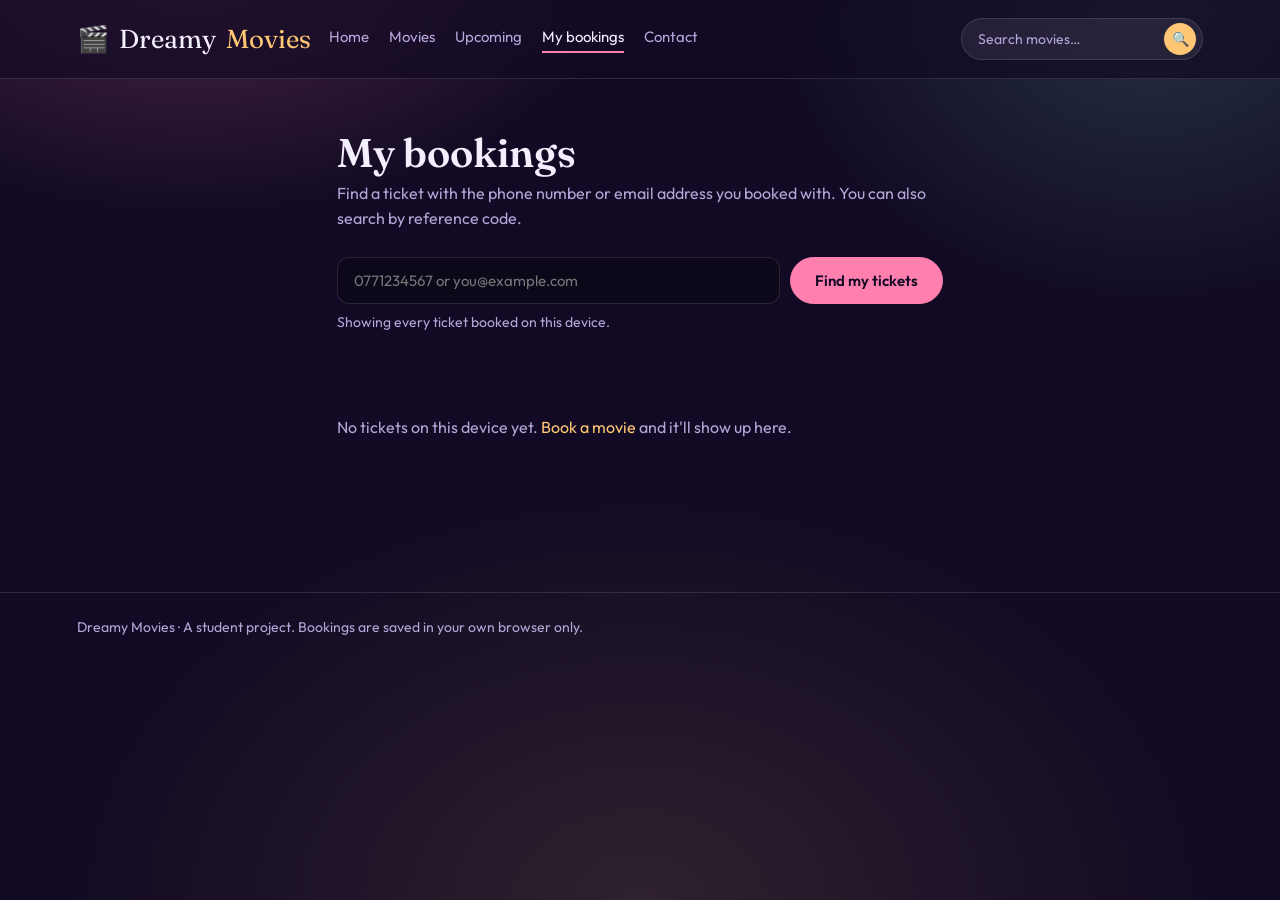
<file: bookings.html>
<!DOCTYPE html>
<html lang="en">
<head>
  <meta charset="UTF-8" />
  <meta name="viewport" content="width=device-width, initial-scale=1.0" />
  <title>Dreamy Movies — My bookings</title>
  <link rel="icon" href="data:image/svg+xml,%3Csvg xmlns='http://www.w3.org/2000/svg' viewBox='0 0 40 40'%3E%3Ctext y='32' font-size='32'%3E%F0%9F%8E%AC%3C/text%3E%3C/svg%3E" />
  <link rel="preconnect" href="https://fonts.googleapis.com" />
  <link rel="preconnect" href="https://fonts.gstatic.com" crossorigin />
  <link href="https://fonts.googleapis.com/css2?family=Fraunces:opsz,wght@9..144,500;9..144,600&family=Outfit:wght@300;400;500;600&display=swap" rel="stylesheet" />
  <link rel="stylesheet" href="style.css" />
</head>
<body>

  <header class="site-header">
    <a class="brand" href="index.html">
      <span class="brand__logo" aria-hidden="true">🎬</span>
      Dreamy <span>Movies</span>
    </a>
    <nav>
      <a href="index.html">Home</a>
      <a href="movies.html">Movies</a>
      <a href="upcoming.html">Upcoming</a>
      <a href="bookings.html">My bookings</a>
      <a href="contact.html">Contact</a>
    </nav>
    <form class="header-search" id="header-search-form" role="search">
      <input type="text" id="header-search" placeholder="Search movies…" aria-label="Search movies" />
      <button type="submit" aria-label="Search">🔍</button>
    </form>
  </header>

  <main class="movie-page">
    <h1 id="movie-title">My bookings</h1>
    <p id="movie-meta">
      Find a ticket with the phone number or email address you booked with.
      You can also search by reference code.
    </p>

    <form class="lookup-form" id="lookup-form">
      <input type="text" id="lookup-input" placeholder="0771234567 or you@example.com" />
      <button type="submit" class="btn btn--solid">Find my tickets</button>
    </form>
    <p class="lookup-hint" id="lookup-hint">Showing every ticket booked on this device.</p>

    <div class="booking-list" id="booking-list"></div>
  </main>

  <footer class="site-footer">
    Dreamy Movies · A student project. Bookings are saved in your own browser only.
  </footer>

  <script src="script.js"></script>
</body>
</html>
</file>
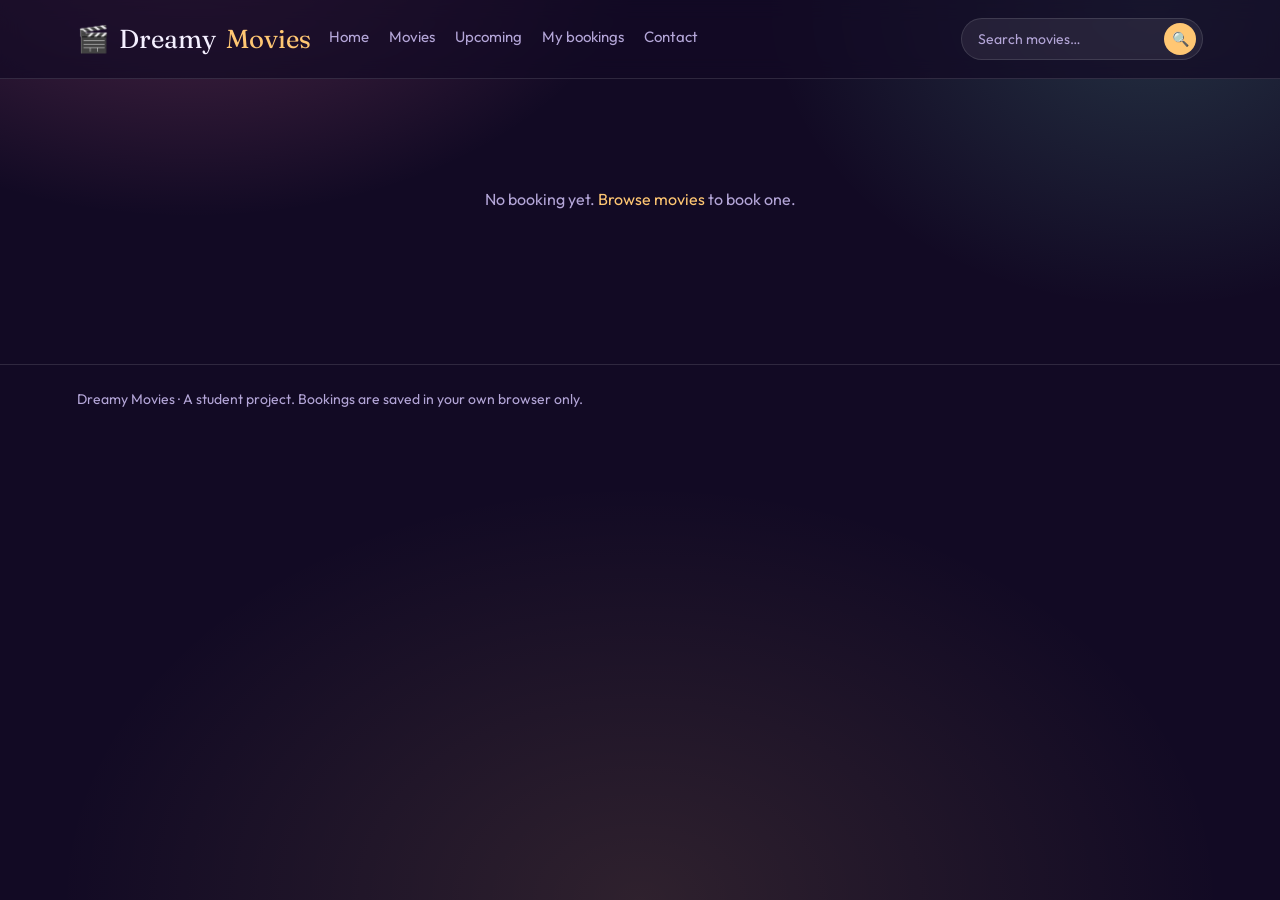
<file: confirmation.html>
<!DOCTYPE html>
<html lang="en">
<head>
  <meta charset="UTF-8" />
  <meta name="viewport" content="width=device-width, initial-scale=1.0" />
  <title>Dreamy Movies — Your ticket</title>
  <link rel="icon" href="data:image/svg+xml,%3Csvg xmlns='http://www.w3.org/2000/svg' viewBox='0 0 40 40'%3E%3Ctext y='32' font-size='32'%3E%F0%9F%8E%AC%3C/text%3E%3C/svg%3E" />
  <link rel="preconnect" href="https://fonts.googleapis.com" />
  <link rel="preconnect" href="https://fonts.gstatic.com" crossorigin />
  <link href="https://fonts.googleapis.com/css2?family=Fraunces:opsz,wght@9..144,500;9..144,600&family=Outfit:wght@300;400;500;600&display=swap" rel="stylesheet" />
  <link rel="stylesheet" href="style.css" />
</head>
<body>

  <header class="site-header">
    <a class="brand" href="index.html">
      <span class="brand__logo" aria-hidden="true">🎬</span>
      Dreamy <span>Movies</span>
    </a>
    <nav>
      <a href="index.html">Home</a>
      <a href="movies.html">Movies</a>
      <a href="upcoming.html">Upcoming</a>
      <a href="bookings.html">My bookings</a>
      <a href="contact.html">Contact</a>
    </nav>
    <form class="header-search" id="header-search-form" role="search">
      <input type="text" id="header-search" placeholder="Search movies…" aria-label="Search movies" />
      <button type="submit" aria-label="Search">🔍</button>
    </form>
  </header>

  <main class="confirmation-page" id="ticket-result">
    <p class="eyebrow">Booking confirmed</p>
    <h1>You're going. Here's your ticket.</h1>

    <div class="ticket-stub-final">
      <div class="ticket-stub-final__top">
        <span id="ticket-movie"></span>
        <dl>
          <dt>Screen</dt>
          <dd id="ticket-screen"></dd>
          <dt>Date</dt>
          <dd id="ticket-date"></dd>
          <dt>Showtime</dt>
          <dd id="ticket-showtime"></dd>
          <dt>Ticket</dt>
          <dd id="ticket-tier"></dd>
          <dt>Booked by</dt>
          <dd id="ticket-buyer"></dd>
          <dt>Total paid</dt>
          <dd id="ticket-total"></dd>
        </dl>
      </div>
      <div class="ticket-stub-final__bottom">
        <div>
          <span class="ticket-stub-final__ref-label">Reference</span>
          <span class="ticket-stub-final__ref" id="ticket-reference"></span>
        </div>
        <div class="barcode" aria-hidden="true">
          <span style="height:60%"></span><span style="height:90%"></span><span style="height:40%"></span>
          <span style="height:75%"></span><span style="height:100%"></span><span style="height:55%"></span>
          <span style="height:85%"></span><span style="height:30%"></span><span style="height:70%"></span>
          <span style="height:95%"></span><span style="height:45%"></span><span style="height:65%"></span>
        </div>
      </div>
    </div>

    <div class="confirmation-actions">
      <button class="primary" onclick="window.print()">Print ticket</button>
      <a href="bookings.html">My bookings</a>
      <a href="movies.html">Book another</a>
    </div>
  </main>

  <footer class="site-footer">
    Dreamy Movies · A student project. Bookings are saved in your own browser only.
  </footer>

  <script src="script.js"></script>
</body>
</html>
</file>
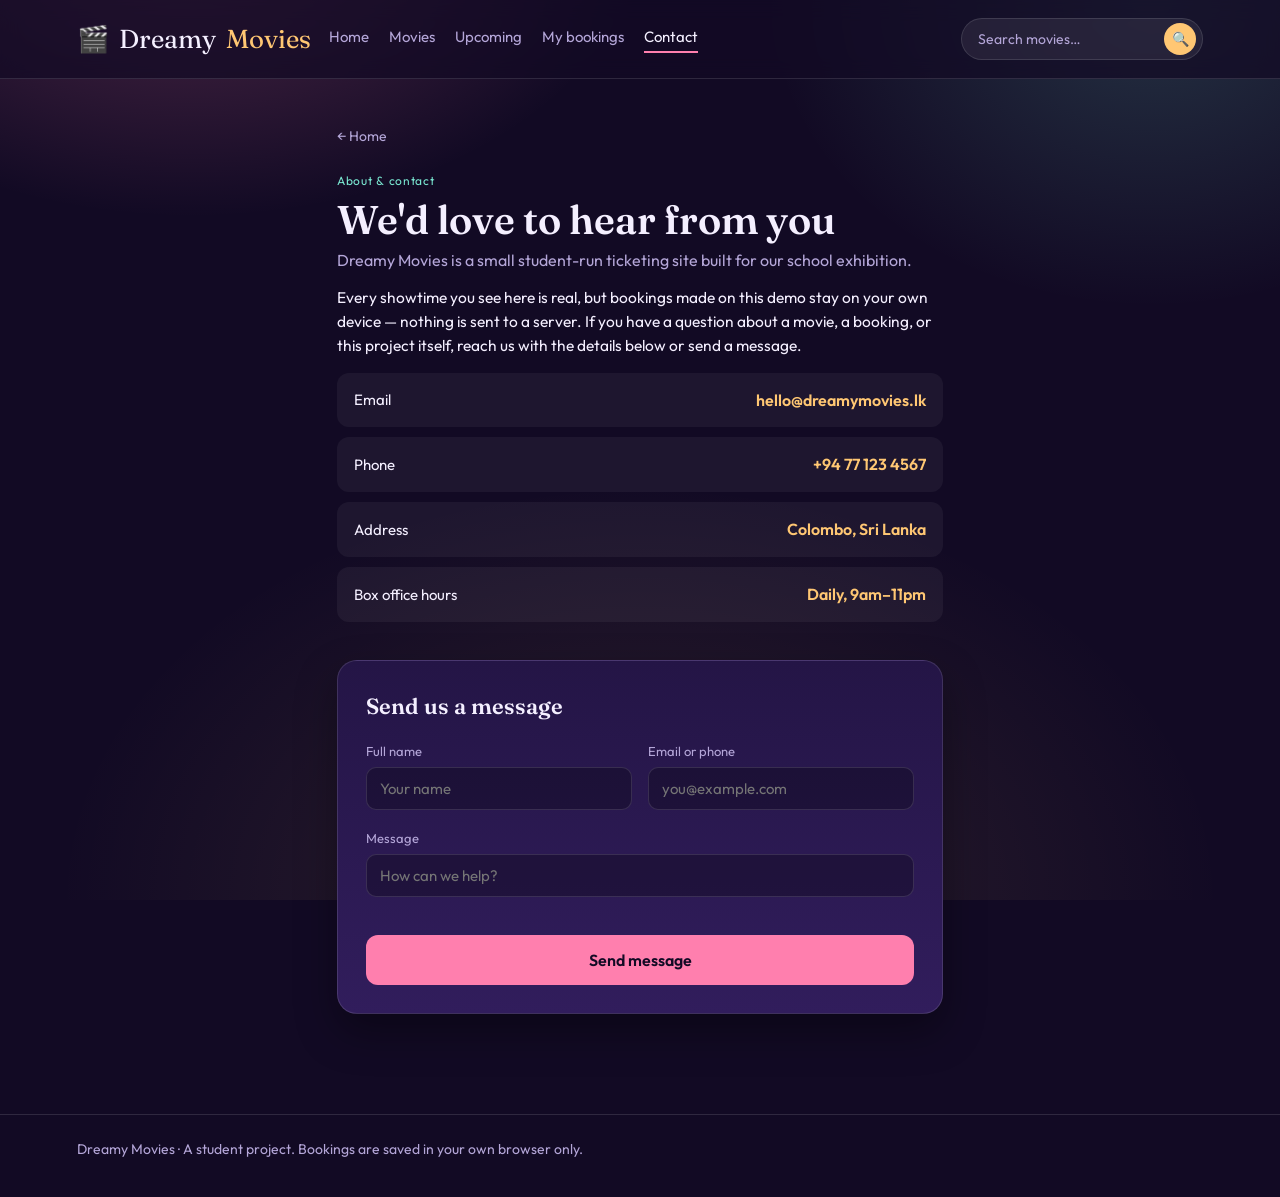
<file: contact.html>
<!DOCTYPE html>
<html lang="en">
<head>
  <meta charset="UTF-8" />
  <meta name="viewport" content="width=device-width, initial-scale=1.0" />
  <title>Dreamy Movies — Contact</title>
  <link rel="icon" href="data:image/svg+xml,%3Csvg xmlns='http://www.w3.org/2000/svg' viewBox='0 0 40 40'%3E%3Ctext y='32' font-size='32'%3E%F0%9F%8E%AC%3C/text%3E%3C/svg%3E" />
  <link rel="preconnect" href="https://fonts.googleapis.com" />
  <link rel="preconnect" href="https://fonts.gstatic.com" crossorigin />
  <link href="https://fonts.googleapis.com/css2?family=Fraunces:opsz,wght@9..144,500;9..144,600&family=Outfit:wght@300;400;500;600&display=swap" rel="stylesheet" />
  <link rel="stylesheet" href="style.css" />
</head>
<body>

  <header class="site-header">
    <a class="brand" href="index.html">
      <span class="brand__logo" aria-hidden="true">🎬</span>
      Dreamy <span>Movies</span>
    </a>
    <nav>
      <a href="index.html">Home</a>
      <a href="movies.html">Movies</a>
      <a href="upcoming.html">Upcoming</a>
      <a href="bookings.html">My bookings</a>
      <a href="contact.html">Contact</a>
    </nav>
    <form class="header-search" id="header-search-form" role="search">
      <input type="text" id="header-search" placeholder="Search movies…" aria-label="Search movies" />
      <button type="submit" aria-label="Search">🔍</button>
    </form>
  </header>

  <main class="movie-page" id="contact-page">
    <a class="back-link" href="index.html">← Home</a>

    <p id="movie-genre">About &amp; contact</p>
    <h1 id="movie-title">We'd love to hear from you</h1>
    <p id="movie-meta">Dreamy Movies is a small student-run ticketing site built for our school exhibition.</p>
    <p id="movie-synopsis">
      Every showtime you see here is real, but bookings made on this demo stay on your own device —
      nothing is sent to a server. If you have a question about a movie, a booking, or this
      project itself, reach us with the details below or send a message.
    </p>

    <div id="tier-list">
      <div class="tier-option">
        <span class="tier-option__name">Email</span>
        <span class="tier-option__price">hello@dreamymovies.lk</span>
      </div>
      <div class="tier-option">
        <span class="tier-option__name">Phone</span>
        <span class="tier-option__price">+94 77 123 4567</span>
      </div>
      <div class="tier-option">
        <span class="tier-option__name">Address</span>
        <span class="tier-option__price">Colombo, Sri Lanka</span>
      </div>
      <div class="tier-option">
        <span class="tier-option__name">Box office hours</span>
        <span class="tier-option__price">Daily, 9am–11pm</span>
      </div>
    </div>

    <form class="booking-form" id="contact-form">
      <h2>Send us a message</h2>

      <div class="form-row">
        <div class="form-field">
          <label for="contact-name">Full name</label>
          <input type="text" id="contact-name" required placeholder="Your name" />
        </div>
        <div class="form-field">
          <label for="contact-email">Email or phone</label>
          <input type="text" id="contact-email" required placeholder="you@example.com" />
          <span class="field-error" id="contact-email-error">Enter a valid email or phone number.</span>
        </div>
      </div>

      <div class="form-row">
        <div class="form-field">
          <label for="contact-message">Message</label>
          <input type="text" id="contact-message" required placeholder="How can we help?" />
        </div>
      </div>

      <button type="submit" class="submit-btn">Send message</button>
      <p class="empty-state" id="contact-status" style="display:none;"></p>
    </form>
  </main>

  <footer class="site-footer">
    Dreamy Movies · A student project. Bookings are saved in your own browser only.
  </footer>

  <script src="script.js"></script>
</body>
</html>
</file>
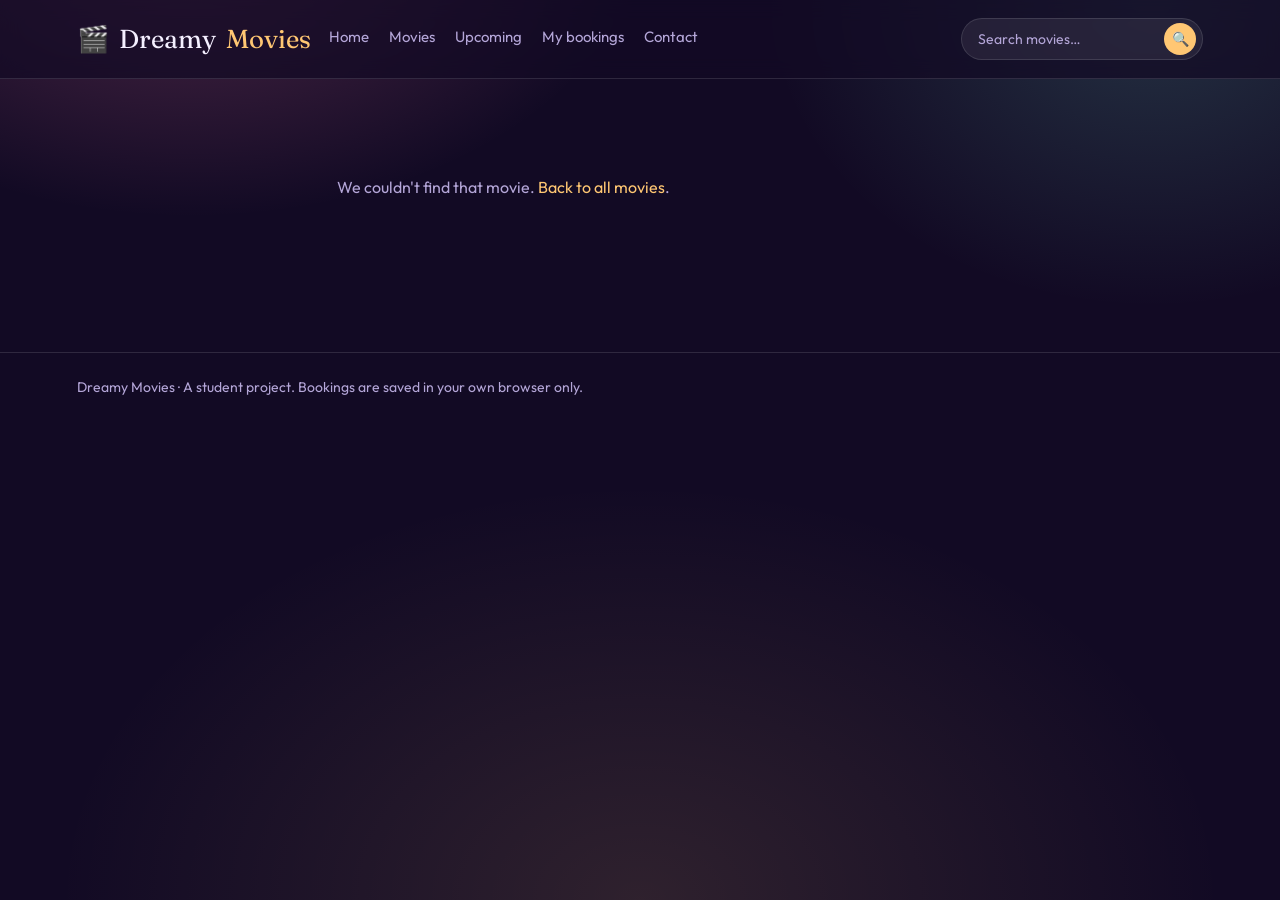
<file: movie.html>
<!DOCTYPE html>
<html lang="en">
<head>
  <meta charset="UTF-8" />
  <meta name="viewport" content="width=device-width, initial-scale=1.0" />
  <title>Dreamy Movies — Book</title>
  <link rel="icon" href="data:image/svg+xml,%3Csvg xmlns='http://www.w3.org/2000/svg' viewBox='0 0 40 40'%3E%3Ctext y='32' font-size='32'%3E%F0%9F%8E%AC%3C/text%3E%3C/svg%3E" />
  <link rel="preconnect" href="https://fonts.googleapis.com" />
  <link rel="preconnect" href="https://fonts.gstatic.com" crossorigin />
  <link href="https://fonts.googleapis.com/css2?family=Fraunces:opsz,wght@9..144,500;9..144,600&family=Outfit:wght@300;400;500;600&display=swap" rel="stylesheet" />
  <link rel="stylesheet" href="style.css" />
</head>
<body>

  <header class="site-header">
    <a class="brand" href="index.html">
      <span class="brand__logo" aria-hidden="true">🎬</span>
      Dreamy <span>Movies</span>
    </a>
    <nav>
      <a href="index.html">Home</a>
      <a href="movies.html">Movies</a>
      <a href="upcoming.html">Upcoming</a>
      <a href="bookings.html">My bookings</a>
      <a href="contact.html">Contact</a>
    </nav>
    <form class="header-search" id="header-search-form" role="search">
      <input type="text" id="header-search" placeholder="Search movies…" aria-label="Search movies" />
      <button type="submit" aria-label="Search">🔍</button>
    </form>
  </header>

  <main class="movie-page" id="movie-detail">
    <a class="back-link" href="movies.html">← All movies</a>

    <div class="movie-detail__top">
      <div id="movie-poster"></div>
      <div>
        <p id="movie-genre"></p>
        <h1 id="movie-title"></h1>
        <p id="movie-meta"></p>
        <p id="movie-synopsis"></p>
      </div>
    </div>

    <form class="booking-form" id="booking-form">
      <h2>Choose your date, showtime and ticket</h2>

      <div class="form-row">
        <div class="form-field">
          <label for="date-input">Date</label>
          <input type="date" id="date-input" required />
          <span class="field-error" id="date-input-error">Pick a date from today onward.</span>
        </div>
      </div>

      <span class="booking-form__label">Showtime</span>
      <div id="showtime-list"></div>
      <div id="tier-list"></div>

      <div class="form-row">
        <div class="form-field">
          <label for="qty">Quantity</label>
          <input type="number" id="qty" min="1" max="10" value="1" />
        </div>
        <div class="form-field">
          <label for="buyer-name">Full name</label>
          <input type="text" id="buyer-name" required placeholder="As it should appear on the ticket" />
        </div>
        <div class="form-field">
          <label for="buyer-contact">Email or phone</label>
          <input type="text" id="buyer-contact" required placeholder="you@example.com" />
          <span class="field-error" id="buyer-contact-error">Enter a valid email or phone number.</span>
        </div>
      </div>

      <div class="total-row">
        <span>Total</span>
        <span id="total-price"></span>
      </div>

      <button type="submit" class="submit-btn">Confirm booking</button>
    </form>
  </main>

  <footer class="site-footer">
    Dreamy Movies · A student project. Bookings are saved in your own browser only.
  </footer>

  <script src="script.js"></script>
</body>
</html>
</file>
<file: style.css>
/* =========================================================
   DREAMY MOVIES — shared styles for every page
   Written plainly: simple class names, no frameworks.
   ========================================================= */

:root {
  --night: #120a24;
  --panel: #241546;
  --panel-raised: #311d5c;
  --gold: #ffc773;
  --rose: #ff7fae;
  --mint: #79e6d0;
  --text: #f4efff;
  --text-muted: #b4a6d8;
  --line: rgba(255, 255, 255, 0.12);

  --font-display: "Fraunces", Georgia, serif;
  --font-body: "Outfit", "Segoe UI", system-ui, sans-serif;
}

* {
  box-sizing: border-box;
}

body {
  margin: 0;
  color: var(--text);
  font-family: var(--font-body);
  line-height: 1.55;
  background-color: var(--night);
  background-image:
    radial-gradient(60vw 40vw at 15% -10%, rgba(255, 127, 174, 0.28), transparent 60%),
    radial-gradient(50vw 40vw at 90% 0%, rgba(121, 230, 208, 0.18), transparent 60%),
    radial-gradient(70vw 50vw at 50% 100%, rgba(255, 199, 115, 0.12), transparent 65%);
  background-attachment: fixed;
}

a {
  color: inherit;
  text-decoration: none;
}

h1,
h2,
h3 {
  font-family: var(--font-display);
  font-weight: 600;
}

/* ---------- Header ---------- */

.site-header {
  display: flex;
  align-items: center;
  gap: 18px;
  flex-wrap: wrap;
  padding: 18px 6vw;
  border-bottom: 1px solid var(--line);
  background: rgba(18, 10, 36, 0.72);
  backdrop-filter: blur(10px);
  position: sticky;
  top: 0;
  z-index: 10;
}

.brand {
  display: flex;
  align-items: center;
  gap: 10px;
  font-family: var(--font-display);
  font-size: 26px;
  line-height: 1;
}

.brand__logo {
  font-size: 26px;
  line-height: 1;
}

.brand span {
  color: var(--gold);
}

.site-header nav {
  display: flex;
  gap: 20px;
  flex-wrap: wrap;
  margin-right: auto;
}

.site-header nav a {
  color: var(--text-muted);
  font-size: 15px;
  padding-bottom: 3px;
  border-bottom: 2px solid transparent;
}

.site-header nav a:hover {
  color: var(--text);
}

.site-header nav a.is-current {
  color: var(--text);
  border-bottom-color: var(--rose);
}

/* Search lives in the top right corner of every page */

.header-search {
  display: flex;
  align-items: center;
  gap: 6px;
  background: rgba(255, 255, 255, 0.07);
  border: 1px solid var(--line);
  border-radius: 999px;
  padding: 4px 6px 4px 16px;
}

.header-search input {
  width: 180px;
  background: transparent;
  border: none;
  color: var(--text);
  font-family: inherit;
  font-size: 14px;
  padding: 7px 0;
}

.header-search input::placeholder {
  color: var(--text-muted);
}

.header-search input:focus {
  outline: none;
}

.header-search:focus-within {
  border-color: var(--gold);
}

.header-search button {
  border: none;
  border-radius: 999px;
  width: 32px;
  height: 32px;
  background: var(--gold);
  color: var(--night);
  font-size: 14px;
  cursor: pointer;
}

/* ---------- Hero ---------- */

.hero {
  padding: 70px 6vw 34px;
  max-width: 820px;
}

.hero h1 {
  font-size: clamp(38px, 6vw, 62px);
  line-height: 1.04;
  margin: 0 0 14px;
  letter-spacing: -0.5px;
}

.hero p {
  color: var(--text-muted);
  font-size: 18px;
  max-width: 54ch;
  margin: 0;
}

/* Hero with a picture behind it */

.hero--banner {
  position: relative;
  max-width: none;
  padding: 88px 6vw 74px;
  overflow: hidden;
  border-bottom: 1px solid var(--line);
}

.hero__img {
  position: absolute;
  inset: 0;
  width: 100%;
  height: 100%;
  object-fit: cover;
  opacity: 0.38;
}

/* Dark wash over the picture so the words stay readable */
.hero--banner::after {
  content: "";
  position: absolute;
  inset: 0;
  background: linear-gradient(
    100deg,
    rgba(18, 10, 36, 0.94) 0%,
    rgba(18, 10, 36, 0.78) 45%,
    rgba(36, 21, 70, 0.45) 100%
  );
}

.hero__inner {
  position: relative;
  z-index: 1;
  max-width: 820px;
}

.home-page .hero--banner {
  max-width: none;
  padding-left: 6vw;
  padding-right: 6vw;
}

.home-page .hero__inner {
  max-width: 760px;
  margin: 0 auto;
}

.hero__welcome {
  display: inline-block;
  background: rgba(255, 199, 115, 0.14);
  border: 1px solid rgba(255, 199, 115, 0.35);
  color: var(--gold);
  border-radius: 999px;
  padding: 7px 16px;
  font-size: 14px;
  margin-bottom: 18px;
}

.hero__actions {
  display: flex;
  gap: 12px;
  flex-wrap: wrap;
  margin-top: 26px;
}

.btn {
  display: inline-block;
  border-radius: 999px;
  padding: 12px 24px;
  font-size: 15px;
  font-weight: 600;
  cursor: pointer;
  border: 1px solid var(--line);
  background: transparent;
  color: var(--text);
  font-family: inherit;
}

.btn--solid {
  background: var(--rose);
  border-color: var(--rose);
  color: var(--night);
}

/* ---------- Home sections ---------- */

.home-page .hero,
.home-page .about-section,
.home-page .highlights {
  margin-left: auto;
  margin-right: auto;
  text-align: center;
}

.home-page .hero,
.home-page .about-section {
  max-width: 760px;
}

.home-page .hero p,
.home-page .about-section p {
  margin-left: auto;
  margin-right: auto;
}

.home-page .hero__actions {
  justify-content: center;
}

.home-page .highlights {
  max-width: 1120px;
}

.home-page .highlight-card,
.home-page .movie-card {
  text-align: left;
}

.about-section {
  padding: 8px 6vw 44px;
  max-width: 820px;
}

.about-section h2 {
  font-size: 28px;
  margin: 0 0 14px;
}

.about-section p {
  color: var(--text-muted);
  font-size: 16px;
  margin: 0 0 12px;
  max-width: 68ch;
}

.highlights {
  padding: 8px 6vw 80px;
}

.highlights h2 {
  font-size: 28px;
  margin: 0 0 6px;
}

.highlights__intro {
  color: var(--text-muted);
  margin: 0 0 26px;
}

/* ---------- Cards (shared by every grid) ---------- */

#home-highlights,
#movie-grid,
#upcoming-grid {
  display: grid;
  grid-template-columns: repeat(auto-fill, minmax(230px, 1fr));
  gap: 26px;
}

#movie-grid,
#upcoming-grid {
  padding: 0 6vw 80px;
}

.movie-card,
.highlight-card {
  display: flex;
  flex-direction: column;
  background: linear-gradient(180deg, var(--panel), var(--panel-raised));
  border: 1px solid var(--line);
  border-radius: 18px;
  overflow: hidden;
  box-shadow: 0 16px 34px rgba(0, 0, 0, 0.4);
  transition: transform 0.18s ease, border-color 0.18s ease;
}

.movie-card:hover,
.highlight-card:hover {
  transform: translateY(-4px);
  border-color: rgba(255, 199, 115, 0.5);
}

.movie-card__poster,
.highlight-card__art {
  aspect-ratio: 2 / 3;
  background: radial-gradient(circle at 50% 35%, rgba(255, 127, 174, 0.22), transparent 70%), var(--panel-raised);
  display: flex;
  align-items: center;
  justify-content: center;
  overflow: hidden;
}

.movie-card__poster img,
.highlight-card__art img {
  width: 100%;
  height: 100%;
  object-fit: cover;
}

.movie-card__poster svg,
.highlight-card__art svg {
  width: 62px;
  height: 62px;
}

.movie-card__body,
.highlight-card__body {
  flex: 1;
  display: flex;
  flex-direction: column;
  padding: 16px 18px 20px;
}

.movie-card__genre {
  font-size: 12px;
  letter-spacing: 0.06em;
  color: var(--mint);
  margin-bottom: 8px;
}

.movie-card__title,
.highlight-card__title {
  font-family: var(--font-display);
  font-size: 19px;
  margin: 0 0 6px;
  line-height: 1.2;
}

.movie-card__meta,
.highlight-card__desc {
  color: var(--text-muted);
  font-size: 13.5px;
  margin: 0 0 14px;
}

.movie-card__price-row {
  margin-top: auto;
  display: flex;
  align-items: baseline;
  justify-content: space-between;
  padding-top: 12px;
  border-top: 1px dashed var(--line);
}

.movie-card__price {
  font-family: var(--font-display);
  font-size: 17px;
  color: var(--gold);
}

.movie-card__cta,
.highlight-card__link {
  font-size: 13px;
  color: var(--rose);
  font-weight: 600;
}

/* Upcoming movies get a release badge instead of a price */

.release-badge {
  margin-top: auto;
  padding-top: 12px;
  border-top: 1px dashed var(--line);
  font-size: 13px;
  color: var(--gold);
}

/* ---------- Filter buttons (movies + upcoming) ---------- */

#filter-bar {
  display: flex;
  gap: 10px;
  flex-wrap: wrap;
  padding: 0 6vw 30px;
}

.filter-btn {
  background: transparent;
  border: 1px solid var(--line);
  color: var(--text-muted);
  padding: 8px 18px;
  border-radius: 999px;
  font-size: 14px;
  font-family: inherit;
  cursor: pointer;
}

.filter-btn:hover {
  border-color: var(--gold);
  color: var(--text);
}

.filter-btn.is-active {
  background: var(--gold);
  border-color: var(--gold);
  color: var(--night);
  font-weight: 600;
}

/* ---------- Movie detail page ---------- */

.movie-page {
  max-width: 760px;
  margin: 0 auto;
  padding: 44px 6vw 100px;
}

.back-link {
  display: inline-block;
  color: var(--text-muted);
  font-size: 14px;
  margin-bottom: 24px;
}

.movie-detail__top {
  display: flex;
  gap: 26px;
  align-items: flex-start;
}

#movie-poster {
  width: 150px;
  flex-shrink: 0;
  aspect-ratio: 2 / 3;
  background: var(--panel);
  border: 1px solid var(--line);
  border-radius: 14px;
  overflow: hidden;
  display: flex;
  align-items: center;
  justify-content: center;
}

#movie-poster img {
  width: 100%;
  height: 100%;
  object-fit: cover;
}

#movie-poster svg {
  width: 58px;
  height: 58px;
}

#movie-genre {
  font-size: 12px;
  letter-spacing: 0.06em;
  color: var(--mint);
  margin: 0;
}

#movie-title {
  font-family: var(--font-display);
  font-size: clamp(28px, 4vw, 40px);
  margin: 8px 0 6px;
  line-height: 1.1;
}

#movie-meta {
  color: var(--text-muted);
  margin: 2px 0;
}

#movie-synopsis {
  margin-top: 12px;
  font-size: 15.5px;
}

/* ---------- Forms (booking, contact, ticket lookup) ---------- */

.booking-form {
  margin-top: 38px;
  background: linear-gradient(180deg, var(--panel), var(--panel-raised));
  border: 1px solid var(--line);
  border-radius: 20px;
  padding: 28px;
  box-shadow: 0 18px 40px rgba(0, 0, 0, 0.35);
}

.booking-form h2 {
  font-size: 22px;
  margin: 0 0 18px;
}

#showtime-list {
  display: flex;
  flex-wrap: wrap;
  gap: 10px;
  margin-bottom: 26px;
}

.booking-form__label {
  display: block;
  color: var(--text-muted);
  font-size: 13px;
  margin: 0 0 10px;
}

/* Native date input: invert the calendar icon so it shows up on our dark fields */
input[type="date"] {
  color-scheme: dark;
}

input[type="date"]::-webkit-calendar-picker-indicator {
  filter: invert(0.85) sepia(1) saturate(3) hue-rotate(2deg);
  cursor: pointer;
}

.showtime-option {
  position: relative;
  border: 1px solid var(--line);
  color: var(--text-muted);
  padding: 10px 18px;
  border-radius: 999px;
  font-size: 14px;
  cursor: pointer;
}

.showtime-option input {
  position: absolute;
  opacity: 0;
  width: 0;
  height: 0;
}

.showtime-option:has(input:checked) {
  background: var(--gold);
  border-color: var(--gold);
  color: var(--night);
  font-weight: 600;
}

/* A showtime with no seats left: greyed out and not clickable */

.showtime-option.is-soldout {
  display: flex;
  flex-direction: column;
  gap: 2px;
  align-items: flex-start;
  border-style: dashed;
  border-radius: 14px;
  color: rgba(180, 166, 216, 0.6);
  cursor: not-allowed;
  text-decoration: line-through;
  background: rgba(0, 0, 0, 0.18);
}

.showtime-option__note {
  font-size: 11.5px;
  color: var(--rose);
  text-decoration: none;
  letter-spacing: 0.01em;
}

#tier-list {
  display: flex;
  flex-direction: column;
  gap: 10px;
  margin-bottom: 24px;
}

.tier-option {
  display: flex;
  align-items: center;
  gap: 12px;
  background: rgba(255, 255, 255, 0.05);
  border: 1px solid transparent;
  border-radius: 12px;
  padding: 14px 16px;
  cursor: pointer;
}

.tier-option:has(input:checked) {
  border-color: var(--gold);
}

.tier-option input {
  accent-color: var(--gold);
}

.tier-option__name {
  flex: 1;
  font-size: 15px;
}

.tier-option__price {
  font-weight: 600;
  color: var(--gold);
}

.form-row {
  display: flex;
  gap: 16px;
  flex-wrap: wrap;
  margin-bottom: 18px;
}

.form-field {
  flex: 1;
  min-width: 170px;
  display: flex;
  flex-direction: column;
  gap: 6px;
}

.form-field label {
  font-size: 13px;
  color: var(--text-muted);
}

.form-field input {
  background: rgba(0, 0, 0, 0.28);
  border: 1px solid var(--line);
  border-radius: 10px;
  padding: 11px 13px;
  color: var(--text);
  font-family: inherit;
  font-size: 15px;
}

.form-field input:focus {
  outline: 2px solid var(--gold);
  outline-offset: 1px;
}

.form-field input.has-error {
  outline: 2px solid var(--rose);
  outline-offset: 1px;
}

.field-error {
  display: none;
  color: var(--rose);
  font-size: 12px;
}

.field-error.is-visible {
  display: block;
}

.total-row {
  display: flex;
  align-items: baseline;
  justify-content: space-between;
  border-top: 1px dashed var(--line);
  padding-top: 18px;
  margin-top: 6px;
}

.total-row span:first-child {
  color: var(--text-muted);
  font-size: 14px;
}

#total-price {
  font-family: var(--font-display);
  font-size: 28px;
  color: var(--gold);
}

.submit-btn {
  width: 100%;
  margin-top: 20px;
  background: var(--rose);
  color: var(--night);
  border: none;
  border-radius: 12px;
  padding: 15px;
  font-family: inherit;
  font-size: 16px;
  font-weight: 600;
  cursor: pointer;
}

.submit-btn:hover {
  filter: brightness(1.08);
}

/* ---------- My bookings page ---------- */

.lookup-form {
  display: flex;
  gap: 10px;
  flex-wrap: wrap;
  margin-top: 26px;
}

.lookup-form input {
  flex: 1;
  min-width: 220px;
  background: rgba(0, 0, 0, 0.28);
  border: 1px solid var(--line);
  border-radius: 12px;
  padding: 13px 16px;
  color: var(--text);
  font-family: inherit;
  font-size: 15px;
}

.lookup-form input:focus {
  outline: 2px solid var(--gold);
  outline-offset: 1px;
}

.lookup-hint {
  color: var(--text-muted);
  font-size: 14px;
  margin: 8px 0 0;
}

.booking-list {
  display: flex;
  flex-direction: column;
  gap: 16px;
  margin-top: 30px;
}

.booking-row {
  background: linear-gradient(180deg, var(--panel), var(--panel-raised));
  border: 1px solid var(--line);
  border-left: 4px solid var(--gold);
  border-radius: 16px;
  padding: 18px 20px;
}

.booking-row__head {
  display: flex;
  justify-content: space-between;
  align-items: baseline;
  gap: 12px;
  flex-wrap: wrap;
}

.booking-row__title {
  font-family: var(--font-display);
  font-size: 19px;
  margin: 0;
}

.booking-row__ref {
  font-family: var(--font-display);
  color: var(--gold);
  font-size: 15px;
  letter-spacing: 0.04em;
}

.booking-row__meta {
  color: var(--text-muted);
  font-size: 14px;
  margin: 8px 0 0;
}

.booking-row__total {
  color: var(--mint);
  font-weight: 600;
}

.cancel-btn {
  margin-top: 14px;
  background: transparent;
  border: 1px solid rgba(255, 127, 174, 0.5);
  color: var(--rose);
  font-family: inherit;
  font-size: 13px;
  font-weight: 600;
  padding: 8px 16px;
  border-radius: 999px;
  cursor: pointer;
}

.cancel-btn:hover {
  background: rgba(255, 127, 174, 0.12);
  border-color: var(--rose);
}

/* ---------- Confirmation ticket ---------- */

.confirmation-page {
  max-width: 580px;
  margin: 0 auto;
  padding: 56px 6vw 100px;
  text-align: center;
}

.confirmation-page > p.eyebrow {
  color: var(--mint);
  font-size: 14px;
  margin-bottom: 6px;
}

.confirmation-page h1 {
  font-size: 34px;
  margin: 0 0 34px;
}

.ticket-stub-final {
  background: linear-gradient(180deg, var(--panel), var(--panel-raised));
  border: 1px solid var(--line);
  border-radius: 20px;
  text-align: left;
  overflow: hidden;
  box-shadow: 0 22px 50px rgba(0, 0, 0, 0.45);
}

.ticket-stub-final__top {
  padding: 28px;
}

.ticket-stub-final__top dl {
  display: grid;
  grid-template-columns: auto 1fr;
  gap: 10px 16px;
  margin: 18px 0 0;
}

.ticket-stub-final__top dt {
  color: var(--text-muted);
  font-size: 13px;
}

.ticket-stub-final__top dd {
  margin: 0;
  font-size: 15px;
  text-align: right;
}

#ticket-movie {
  font-family: var(--font-display);
  font-size: 23px;
  display: block;
}

.ticket-stub-final__bottom {
  border-top: 2px dashed var(--line);
  padding: 20px 28px;
  background: rgba(0, 0, 0, 0.25);
  display: flex;
  align-items: center;
  justify-content: space-between;
}

.ticket-stub-final__ref {
  font-family: var(--font-display);
  font-size: 18px;
  letter-spacing: 0.05em;
  color: var(--gold);
}

.ticket-stub-final__ref-label {
  display: block;
  font-size: 11px;
  color: var(--text-muted);
}

.barcode {
  display: flex;
  gap: 2px;
  align-items: flex-end;
  height: 34px;
}

.barcode span {
  width: 3px;
  background: var(--text-muted);
}

.confirmation-actions {
  margin-top: 26px;
  display: flex;
  gap: 12px;
  justify-content: center;
  flex-wrap: wrap;
}

.confirmation-actions a,
.confirmation-actions button {
  font-size: 14px;
  font-family: inherit;
  padding: 11px 22px;
  border-radius: 999px;
  border: 1px solid var(--line);
  background: transparent;
  color: var(--text);
  cursor: pointer;
}

.confirmation-actions .primary {
  background: var(--gold);
  border-color: var(--gold);
  color: var(--night);
  font-weight: 600;
}

.empty-state {
  color: var(--text-muted);
  padding: 36px 0;
}

.empty-state a {
  color: var(--gold);
}

/* ---------- Footer ---------- */

.site-footer {
  border-top: 1px solid var(--line);
  padding: 24px 6vw 36px;
  color: var(--text-muted);
  font-size: 14px;
}

/* ---------- Keyboard focus + reduced motion ---------- */

a:focus-visible,
button:focus-visible,
input:focus-visible {
  outline: 2px solid var(--mint);
  outline-offset: 2px;
}

@media (prefers-reduced-motion: reduce) {
  * {
    transition: none !important;
  }
}

/* ---------- Responsive ---------- */

@media (max-width: 700px) {
  .site-header {
    gap: 12px;
  }
  .header-search {
    order: 3;
    width: 100%;
  }
  .header-search input {
    width: 100%;
  }
  .site-header nav {
    gap: 14px;
  }
}

@media (max-width: 560px) {
  .movie-detail__top {
    flex-direction: column;
  }
  #movie-poster {
    width: 125px;
  }
  .ticket-stub-final__bottom {
    flex-direction: column;
    gap: 16px;
    align-items: flex-start;
  }
}

@media print {
  .site-header,
  .site-footer,
  .confirmation-actions,
  .eyebrow {
    display: none;
  }
}
</file>
